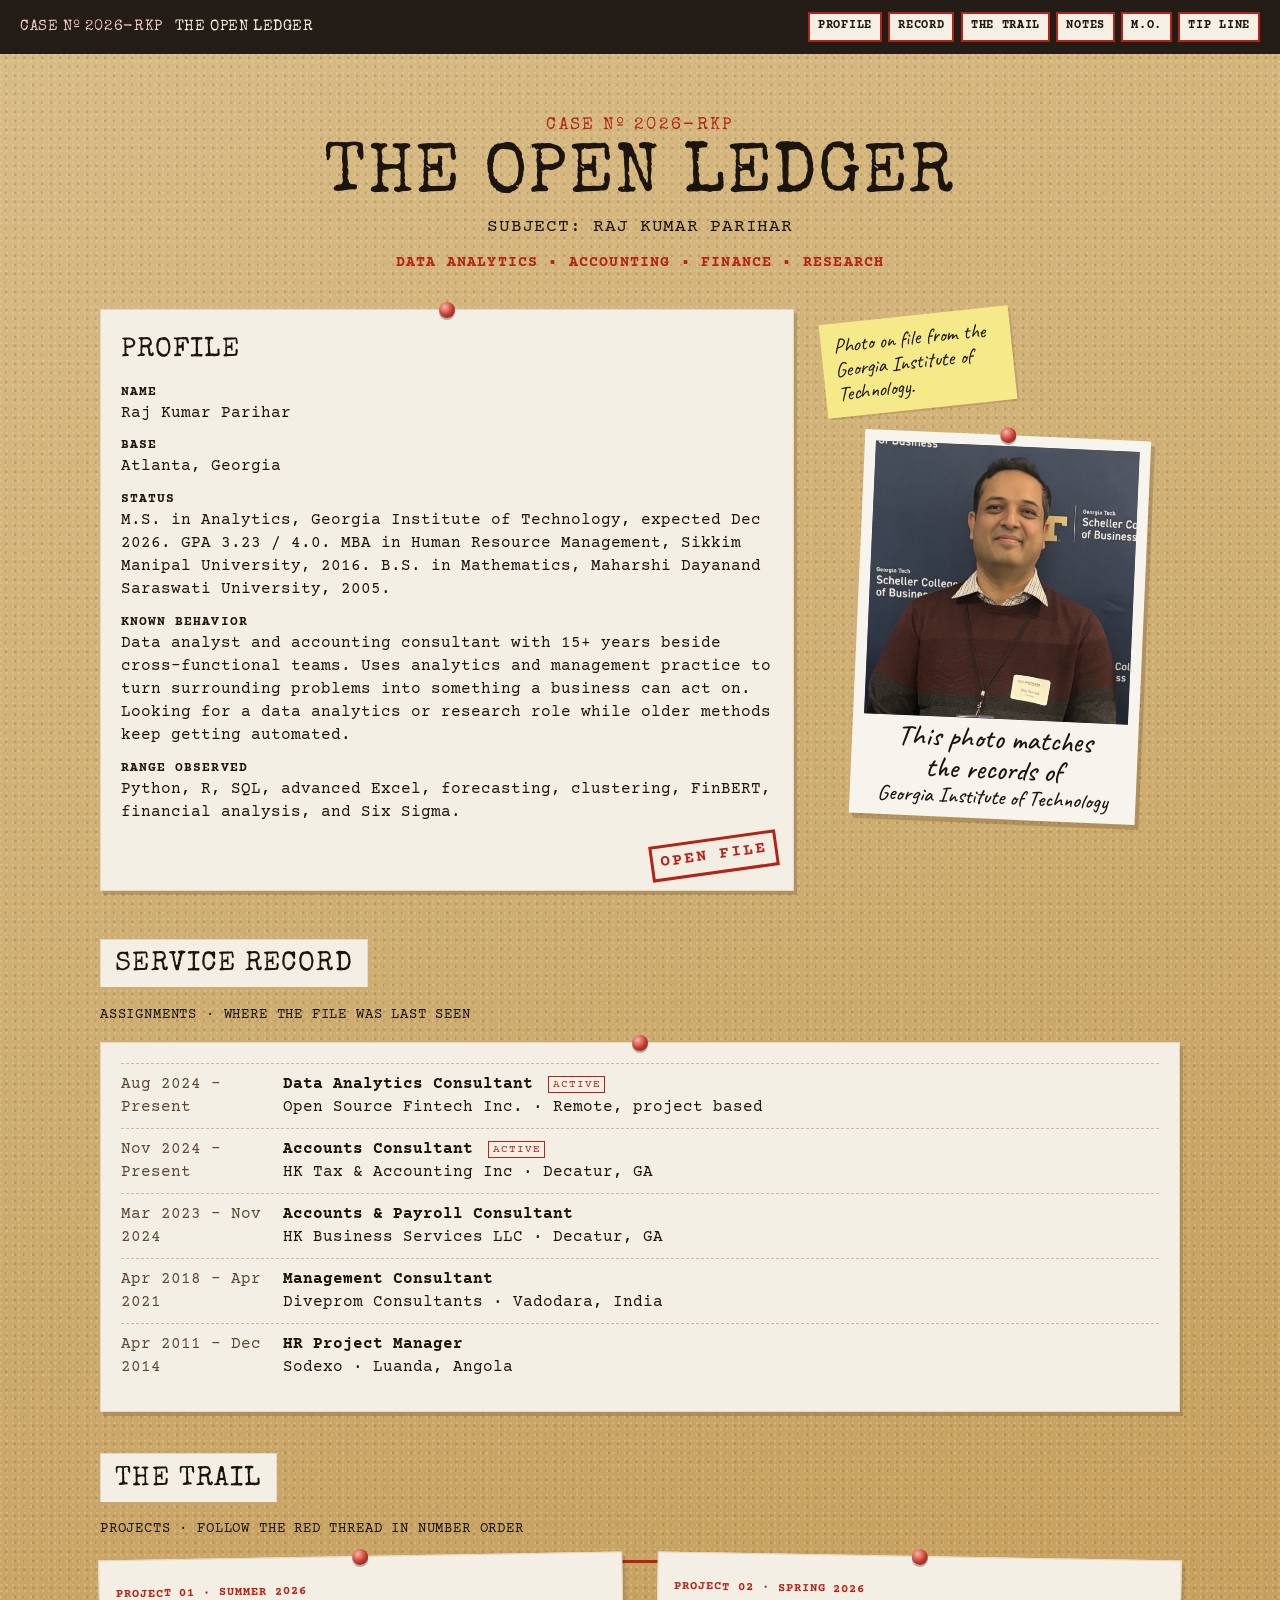
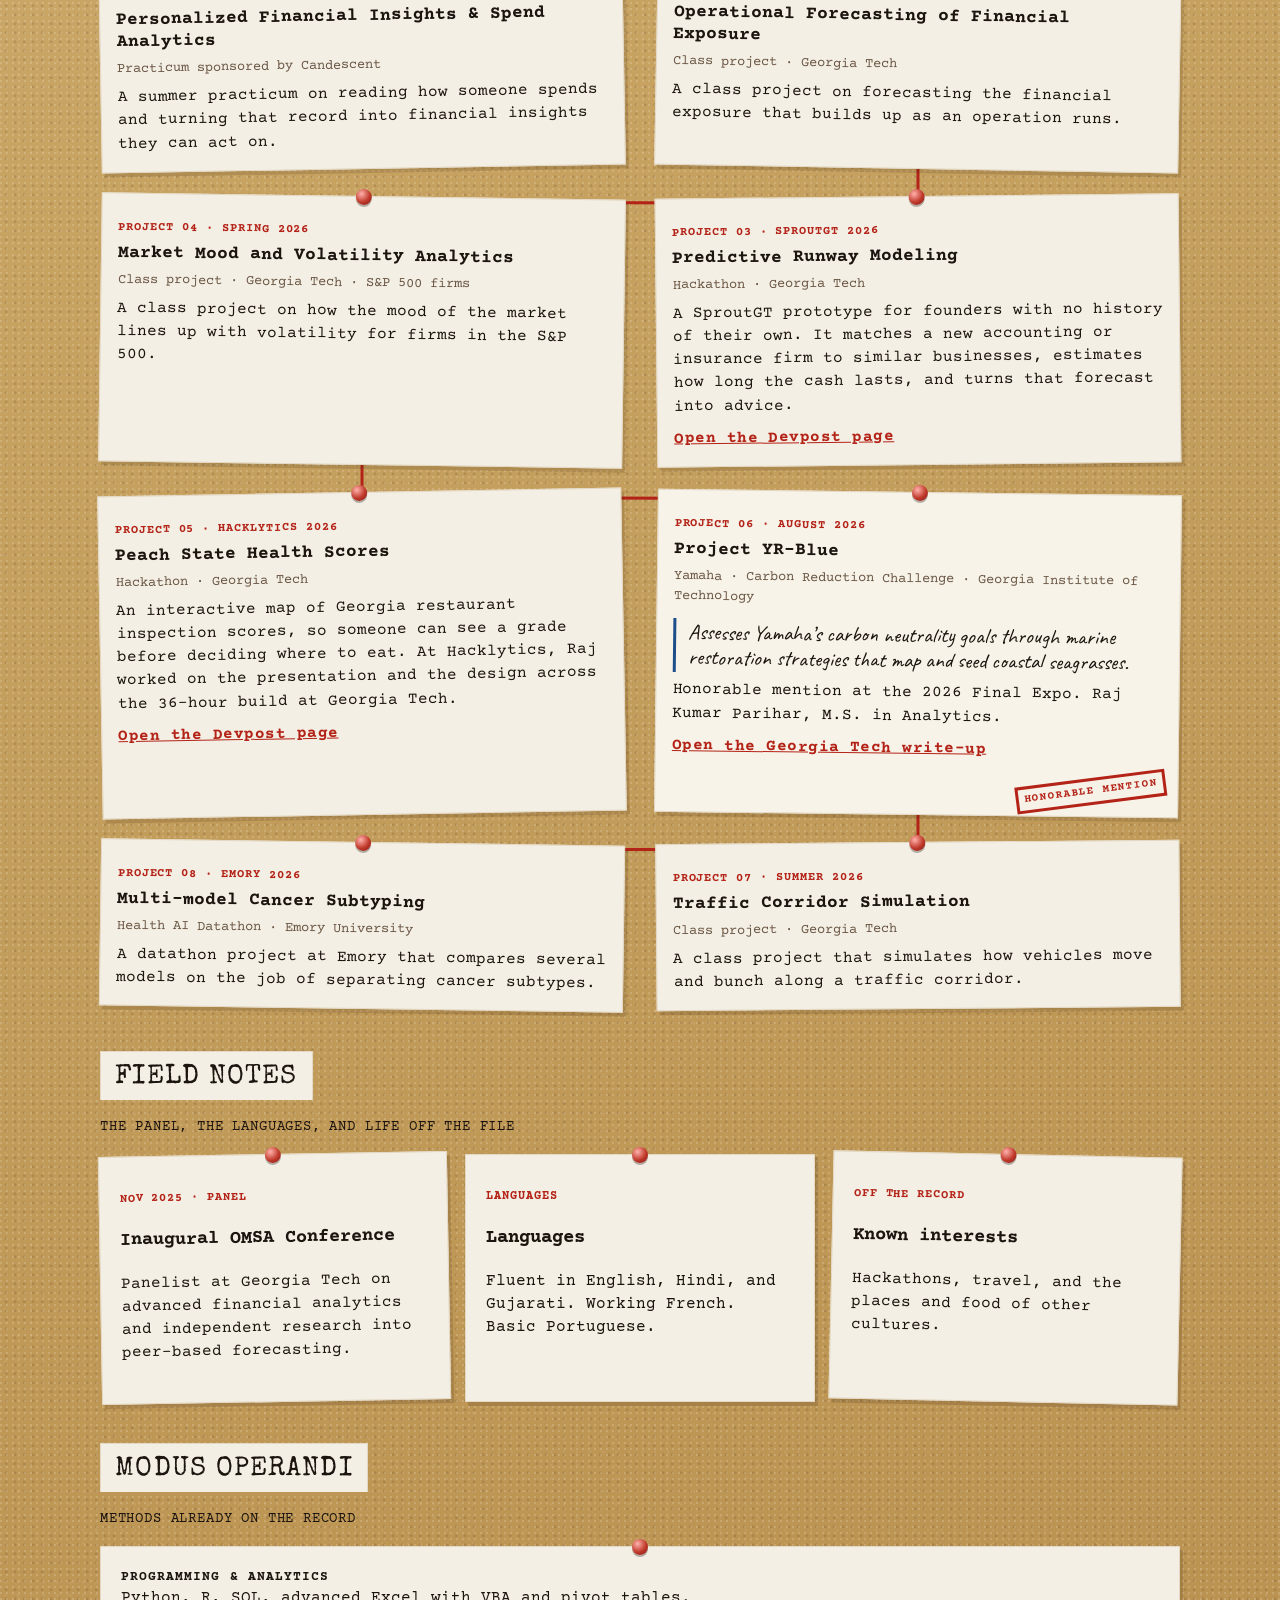
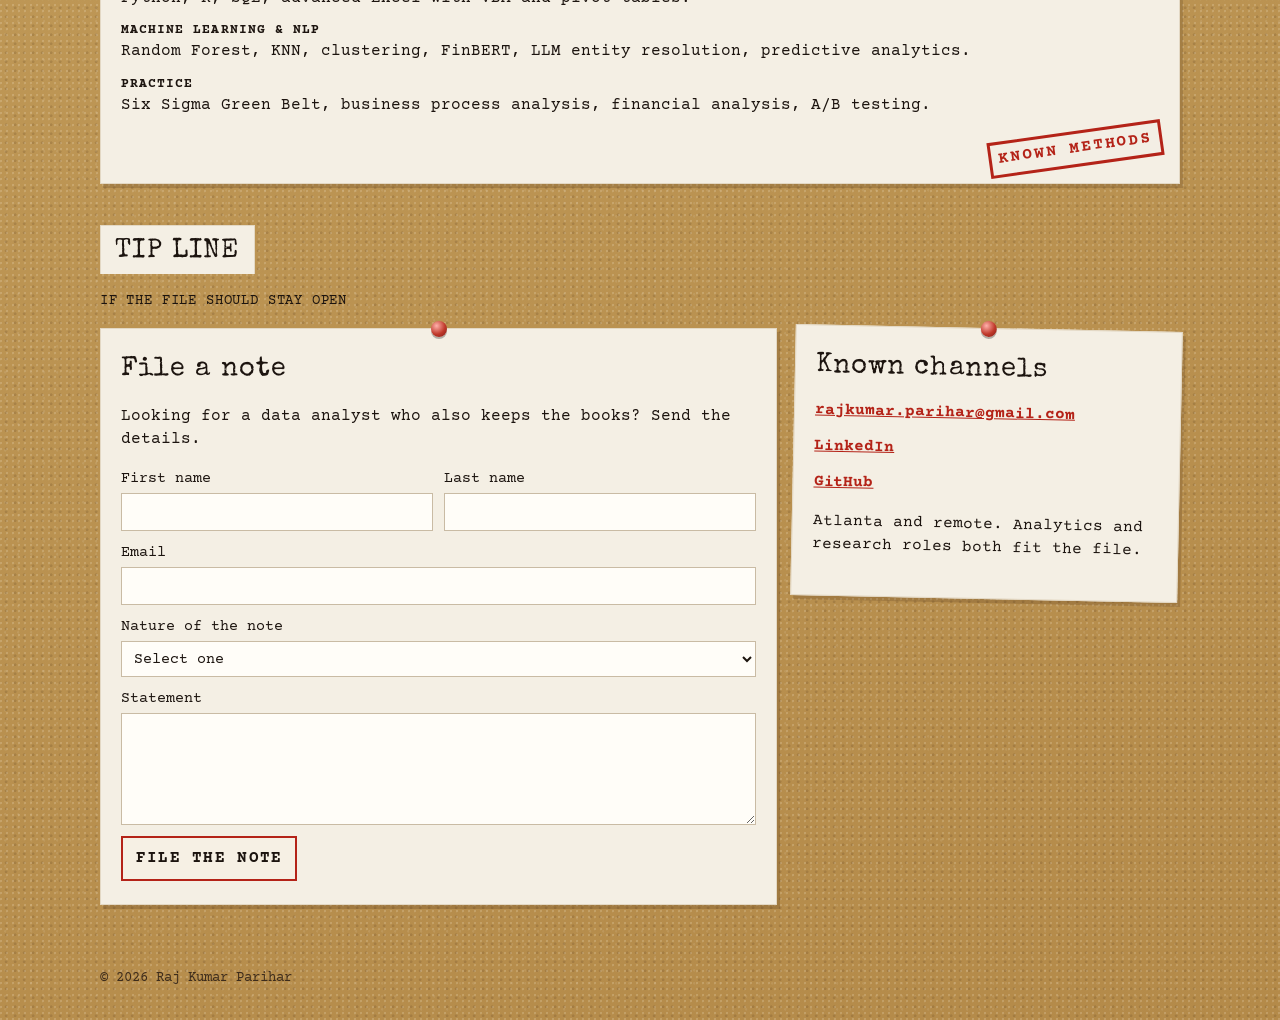
<file: index.html>
<!DOCTYPE html>
<html lang="en">
<head>
    <meta charset="UTF-8">
    <meta name="viewport" content="width=device-width, initial-scale=1.0">
    <title>Case Nº 2026-RKP — Raj Kumar Parihar</title>
    <meta name="description" content="Case file for Raj Kumar Parihar, data analyst and accounting consultant in Atlanta. M.S. in Analytics at Georgia Tech, financial analytics projects, and fifteen years of operations work.">
    <link rel="preconnect" href="https://fonts.googleapis.com">
    <link rel="preconnect" href="https://fonts.gstatic.com" crossorigin>
    <link href="https://fonts.googleapis.com/css2?family=Caveat:wght@500;700&family=Courier+Prime:ital,wght@0,400;0,700;1,400&family=Special+Elite&display=swap" rel="stylesheet">
    <style>
        :root {
            --ink: #1c140f;
            --red: #b42318;
            --paper: #f4efe4;
            --paper-edge: #e3d8c4;
            --cork: #c6a15f;
            --bar: #241c16;
            --cream: #f6f0e4;
        }

        * { box-sizing: border-box; }
        html { scroll-behavior: smooth; }
        body {
            margin: 0;
            color: var(--ink);
            font-family: "Courier Prime", "Courier New", monospace;
            background-color: var(--cork);
            background-image:
                radial-gradient(circle at 12% 18%, rgba(255, 248, 230, 0.18) 0 1px, transparent 1.6px),
                radial-gradient(circle at 68% 42%, rgba(70, 42, 16, 0.16) 0 1px, transparent 1.8px),
                radial-gradient(circle at 40% 80%, rgba(255, 255, 255, 0.08) 0 1px, transparent 1.4px),
                linear-gradient(160deg, #d8bc86 0%, #c6a15f 42%, #b48a49 100%);
            background-size: 6px 6px, 9px 9px, 13px 13px, auto;
            line-height: 1.45;
        }
        a { color: inherit; }
        img { max-width: 100%; display: block; }

        .topbar {
            position: sticky;
            top: 0;
            z-index: 20;
            display: flex;
            justify-content: space-between;
            gap: 1rem;
            align-items: center;
            padding: 0.75rem 1.25rem;
            background: var(--bar);
            color: var(--cream);
        }
        .case-id {
            text-decoration: none;
            font-family: "Special Elite", "Courier New", monospace;
            letter-spacing: 0.04em;
            color: #f0c7c3;
            font-size: 0.95rem;
        }
        .case-id span { color: var(--cream); margin-left: 0.45rem; }
        .nav {
            display: flex;
            flex-wrap: wrap;
            justify-content: flex-end;
            gap: 0.4rem;
        }
        .nav a {
            text-decoration: none;
            background: var(--cream);
            color: var(--ink);
            border: 2px solid var(--red);
            padding: 0.28rem 0.5rem;
            font-size: 0.72rem;
            letter-spacing: 0.06em;
            font-weight: 700;
        }
        .nav a:hover, .nav a:focus-visible { background: #fff; }
        a:focus-visible, button:focus-visible, input:focus-visible, select:focus-visible, textarea:focus-visible {
            outline: 2px solid var(--red);
            outline-offset: 2px;
        }

        main { width: min(1080px, calc(100% - 2rem)); margin: 0 auto; padding: 2.2rem 0 4rem; }

        .hero { text-align: center; padding: 1.4rem 0 2rem; }
        .hero p { margin: 0.2rem 0; }
        .kicker {
            color: var(--red);
            font-family: "Special Elite", monospace;
            letter-spacing: 0.14em;
            font-size: 1.05rem;
        }
        h1 {
            margin: 0.35rem 0 0.2rem;
            font-family: "Special Elite", monospace;
            font-size: clamp(2.3rem, 6vw, 4.4rem);
            font-weight: 400;
            letter-spacing: 0.02em;
            line-height: 0.95;
        }
        .subject { font-size: 1.15rem; letter-spacing: 0.04em; }
        .disciplines {
            margin-top: 0.7rem !important;
            color: var(--red);
            font-weight: 700;
            letter-spacing: 0.08em;
            font-size: 0.92rem;
        }

        .profile {
            display: grid;
            grid-template-columns: minmax(0, 1.35fr) minmax(220px, 0.7fr);
            gap: 1.6rem;
            align-items: start;
            margin-bottom: 3rem;
        }
        .paper {
            position: relative;
            background: var(--paper);
            border: 1px solid var(--paper-edge);
            box-shadow: 3px 4px 0 rgba(60, 36, 12, 0.18);
            padding: 1.3rem 1.25rem 1.4rem;
        }
        .paper:has(.stamp) { padding-bottom: 3.4rem; }
        .pin {
            position: absolute;
            top: -8px;
            left: 50%;
            width: 16px;
            height: 16px;
            margin-left: -8px;
            border-radius: 50%;
            background: radial-gradient(circle at 35% 30%, #ffb1ab, #c0392b 55%, #7d1a14);
            box-shadow: 0 2px 0 rgba(0, 0, 0, 0.28);
        }
        .paper h2, .folder h2 {
            margin: 0 0 0.8rem;
            font-family: "Special Elite", monospace;
            font-weight: 400;
            letter-spacing: 0.04em;
            font-size: 1.7rem;
        }
        .field { margin: 0 0 0.7rem; }
        .field strong { display: block; letter-spacing: 0.08em; font-size: 0.82rem; }
        .stamp {
            position: absolute;
            right: 1rem;
            bottom: 1rem;
            border: 3px solid var(--red);
            color: var(--red);
            padding: 0.2rem 0.45rem;
            letter-spacing: 0.12em;
            font-weight: 700;
            transform: rotate(-8deg);
            background: rgba(244, 239, 228, 0.6);
        }
        .photo-col {
            position: relative;
            display: flex;
            flex-direction: column;
            align-items: center;
            gap: 1.6rem;
        }
        .polaroid {
            position: relative;
            z-index: 1;
            width: min(286px, 100%);
            margin-top: 0;
            background: #f7f4ee;
            padding: 0.7rem 0.7rem 0.55rem;
            container-type: inline-size;
            box-shadow: 4px 5px 0 rgba(60, 36, 12, 0.2);
            transform: rotate(2.5deg);
        }
        .polaroid img {
            width: 100%;
            height: auto;
            aspect-ratio: 1577 / 1629;
            object-fit: contain;
            object-position: center center;
            background: #12315f;
        }
        .polaroid figcaption {
            display: flex;
            flex-direction: column;
            align-items: center;
            justify-content: center;
            gap: 0.02rem;
            margin: 0.35rem 0 0.1rem;
            font-family: Caveat, cursive;
            font-weight: 500;
            text-align: center;
            line-height: 1.05;
        }
        .polaroid figcaption span:nth-child(1),
        .polaroid figcaption span:nth-child(2) { font-size: clamp(1.35rem, 11cqi, 1.85rem); }
        .polaroid figcaption span:nth-child(3) { font-size: clamp(1.05rem, 8.4cqi, 1.35rem); }
        .sticky {
            position: relative;
            z-index: 2;
            align-self: flex-start;
            width: 190px;
            margin: 0.4rem 0 0 0.2rem;
            background: #f6e98a;
            padding: 0.7rem 0.75rem;
            font-family: Caveat, cursive;
            font-size: 1.3rem;
            line-height: 1.15;
            transform: rotate(-6deg);
            box-shadow: 2px 2px 0 rgba(60, 36, 12, 0.12);
        }

        .folder { margin: 2.6rem 0 1rem; }
        .tab {
            display: inline-block;
            background: var(--paper);
            border: 1px solid var(--paper-edge);
            border-bottom: none;
            padding: 0.35rem 0.9rem 0.15rem;
            font-family: "Special Elite", monospace;
            font-size: 1.55rem;
        }
        .folder p { margin: 0.35rem 0 0; letter-spacing: 0.06em; font-size: 0.86rem; }

        .record { margin-bottom: 0.4rem; }
        .posting {
            display: grid;
            grid-template-columns: 9.5rem 1fr;
            gap: 0.6rem;
            padding: 0.55rem 0;
            border-top: 1px dashed #c9bba4;
        }
        .posting time { color: #5c4a38; }
        .active {
            display: inline-block;
            margin-left: 0.35rem;
            color: var(--red);
            border: 1px solid var(--red);
            padding: 0 0.25rem;
            font-size: 0.68rem;
            letter-spacing: 0.08em;
            vertical-align: middle;
        }

        .trail {
            position: relative;
            display: grid;
            grid-template-columns: 1fr 1fr;
            gap: 1.7rem 2rem;
            margin-top: 0.6rem;
        }
        .thread {
            position: absolute;
            inset: 0;
            width: 100%;
            height: 100%;
            z-index: 0;
            pointer-events: none;
        }
        .card {
            position: relative;
            z-index: 1;
            background: var(--paper);
            border: 1px solid var(--paper-edge);
            box-shadow: 3px 4px 0 rgba(60, 36, 12, 0.16);
            padding: 1.15rem 1rem 1rem;
        }
        .trail .card[data-step="1"] { grid-column: 1; grid-row: 1; transform: rotate(-1deg); }
        .trail .card[data-step="2"] { grid-column: 2; grid-row: 1; transform: rotate(1deg); }
        .trail .card[data-step="3"] { grid-column: 2; grid-row: 2; transform: rotate(-0.6deg); }
        .trail .card[data-step="4"] { grid-column: 1; grid-row: 2; transform: rotate(0.8deg); }
        .trail .card[data-step="5"] { grid-column: 1; grid-row: 3; transform: rotate(-1deg); }
        .trail .card[data-step="6"] { grid-column: 2; grid-row: 3; transform: rotate(0.7deg); }
        .trail .card[data-step="7"] { grid-column: 2; grid-row: 4; transform: rotate(-0.5deg); }
        .trail .card[data-step="8"] { grid-column: 1; grid-row: 4; transform: rotate(0.8deg); }
        .clipping { background: #f7f3e8; padding-bottom: 3.4rem; }
        .clipping blockquote {
            margin: 0.7rem 0 0.4rem;
            padding: 0.15rem 0 0.15rem 0.75rem;
            border-left: 3px solid #1d4e89;
            font-family: Caveat, cursive;
            font-size: 1.35rem;
            line-height: 1.15;
        }
        .mention {
            position: absolute;
            right: 0.7rem;
            bottom: 0.7rem;
            border: 3px solid var(--red);
            color: var(--red);
            padding: 0.15rem 0.35rem;
            letter-spacing: 0.08em;
            font-size: 0.68rem;
            font-weight: 700;
            transform: rotate(-8deg);
            background: rgba(247, 243, 232, 0.85);
        }
        .source-link {
            display: inline-block;
            margin-top: 0.55rem;
            color: var(--red);
            font-weight: 700;
            letter-spacing: 0.03em;
        }
        .card h3 { margin: 0.35rem 0; font-size: 1.12rem; line-height: 1.25; }
        .meta { margin: 0; color: #6a5644; font-size: 0.86rem; }
        .exhibit {
            color: var(--red);
            font-weight: 700;
            letter-spacing: 0.08em;
            font-size: 0.75rem;
        }
        .card p { margin: 0.4rem 0 0; }

        .exhibits, .contact-grid {
            display: grid;
            grid-template-columns: 1fr 1fr 1fr;
            gap: 1rem;
        }
        .contact-grid { grid-template-columns: 1.4fr 0.8fr; align-items: start; }
        .tilt-left { transform: rotate(-1deg); }
        .tilt-right { transform: rotate(1.2deg); }

        form { display: grid; gap: 0.7rem; }
        label { display: grid; gap: 0.25rem; font-size: 0.92rem; }
        .two { display: grid; grid-template-columns: 1fr 1fr; gap: 0.7rem; }
        input, select, textarea {
            font: inherit;
            background: #fffdf8;
            border: 1px solid #c9bba4;
            padding: 0.45rem 0.5rem;
            color: var(--ink);
        }
        textarea { min-height: 7rem; resize: vertical; }
        button {
            justify-self: start;
            font: inherit;
            font-weight: 700;
            letter-spacing: 0.08em;
            background: var(--cream);
            color: var(--ink);
            border: 2px solid var(--red);
            padding: 0.55rem 0.8rem;
            cursor: pointer;
        }
        button:hover { background: #fff; }
        .channels { margin: 0.8rem 0 0; }
        .channels a { color: var(--red); font-weight: 700; }

        footer {
            width: min(1080px, calc(100% - 2rem));
            margin: 0 auto 2rem;
            color: #3d2c1c;
            font-size: 0.85rem;
        }

        @media (max-width: 800px) {
            .topbar { align-items: flex-start; flex-direction: column; }
            .profile, .trail, .exhibits, .contact-grid, .posting, .two { grid-template-columns: 1fr; }
            .trail .card {
                grid-column: auto;
                grid-row: auto;
                transform: none;
            }
            .tilt-left, .tilt-right, .polaroid { transform: none; }
            .mention { position: static; display: inline-block; margin-top: 0.7rem; }
            .sticky { position: static; display: block; transform: rotate(-2deg); margin: 0 0 0.4rem; }
            .stamp { position: static; display: inline-block; margin-top: 0.6rem; }
        }
        @media (prefers-reduced-motion: reduce) {
            html { scroll-behavior: auto; }
        }
    </style>
</head>
<body>
    <header class="topbar">
        <a class="case-id" href="#top">CASE Nº 2026-RKP <span>THE OPEN LEDGER</span></a>
        <nav class="nav" aria-label="Primary">
            <a href="#profile">PROFILE</a>
            <a href="#record">RECORD</a>
            <a href="#trail">THE TRAIL</a>
            <a href="#notes">NOTES</a>
            <a href="#skills">M.O.</a>
            <a href="#contact">TIP LINE</a>
        </nav>
    </header>

    <main id="top">
        <section class="hero">
            <p class="kicker">CASE Nº 2026-RKP</p>
            <h1>THE OPEN LEDGER</h1>
            <p class="subject">SUBJECT: RAJ KUMAR PARIHAR</p>
            <p class="disciplines">DATA ANALYTICS • ACCOUNTING • FINANCE • RESEARCH</p>
        </section>

        <section class="profile" id="profile">
            <article class="paper">
                <span class="pin" aria-hidden="true"></span>
                <h2>PROFILE</h2>
                <p class="field"><strong>NAME</strong> Raj Kumar Parihar</p>
                <p class="field"><strong>BASE</strong> Atlanta, Georgia</p>
                <p class="field"><strong>STATUS</strong> M.S. in Analytics, Georgia Institute of Technology, expected Dec 2026. GPA 3.23 / 4.0. MBA in Human Resource Management, Sikkim Manipal University, 2016. B.S. in Mathematics, Maharshi Dayanand Saraswati University, 2005.</p>
                <p class="field"><strong>KNOWN BEHAVIOR</strong> Data analyst and accounting consultant with 15+ years beside cross-functional teams. Uses analytics and management practice to turn surrounding problems into something a business can act on. Looking for a data analytics or research role while older methods keep getting automated.</p>
                <p class="field"><strong>RANGE OBSERVED</strong> Python, R, SQL, advanced Excel, forecasting, clustering, FinBERT, financial analysis, and Six Sigma.</p>
                <span class="stamp">OPEN FILE</span>
            </article>
            <div class="photo-col">
                <p class="sticky">Photo on file from the Georgia Institute of Technology.</p>
                <figure class="polaroid">
                    <span class="pin" aria-hidden="true"></span>
                    <img src="portrait.jpg" alt="Raj Kumar Parihar at the Georgia Institute of Technology">
                    <figcaption><span>This photo matches</span><span>the records of</span><span>Georgia Institute of Technology</span></figcaption>
                </figure>
            </div>
        </section>

        <section id="record">
            <div class="folder">
                <h2 class="tab">SERVICE RECORD</h2>
                <p>ASSIGNMENTS · WHERE THE FILE WAS LAST SEEN</p>
            </div>
            <article class="paper record">
                <span class="pin" aria-hidden="true"></span>
                <div class="posting">
                    <time>Aug 2024 – Present</time>
                    <div>
                        <strong>Data Analytics Consultant</strong>
                        <span class="active">ACTIVE</span>
                        <div>Open Source Fintech Inc. · Remote, project based</div>
                    </div>
                </div>
                <div class="posting">
                    <time>Nov 2024 – Present</time>
                    <div>
                        <strong>Accounts Consultant</strong>
                        <span class="active">ACTIVE</span>
                        <div>HK Tax &amp; Accounting Inc · Decatur, GA</div>
                    </div>
                </div>
                <div class="posting">
                    <time>Mar 2023 – Nov 2024</time>
                    <div>
                        <strong>Accounts &amp; Payroll Consultant</strong>
                        <div>HK Business Services LLC · Decatur, GA</div>
                    </div>
                </div>
                <div class="posting">
                    <time>Apr 2018 – Apr 2021</time>
                    <div>
                        <strong>Management Consultant</strong>
                        <div>Diveprom Consultants · Vadodara, India</div>
                    </div>
                </div>
                <div class="posting">
                    <time>Apr 2011 – Dec 2014</time>
                    <div>
                        <strong>HR Project Manager</strong>
                        <div>Sodexo · Luanda, Angola</div>
                    </div>
                </div>
            </article>
        </section>

        <section id="trail">
            <div class="folder">
                <h2 class="tab">THE TRAIL</h2>
                <p>PROJECTS · FOLLOW THE RED THREAD IN NUMBER ORDER</p>
            </div>
            <div class="trail">
                <svg class="thread" aria-hidden="true">
                    <path fill="none" stroke="#b42318" stroke-width="3" stroke-linecap="round" stroke-linejoin="round"/>
                </svg>
                <article class="card" data-step="1">
                    <span class="pin" aria-hidden="true"></span>
                    <p class="exhibit">PROJECT 01 · SUMMER 2026</p>
                    <h3>Personalized Financial Insights &amp; Spend Analytics</h3>
                    <p class="meta">Practicum sponsored by Candescent</p>
                    <p>A summer practicum on reading how someone spends and turning that record into financial insights they can act on.</p>
                </article>
                <article class="card" data-step="2">
                    <span class="pin" aria-hidden="true"></span>
                    <p class="exhibit">PROJECT 02 · SPRING 2026</p>
                    <h3>Operational Forecasting of Financial Exposure</h3>
                    <p class="meta">Class project · Georgia Tech</p>
                    <p>A class project on forecasting the financial exposure that builds up as an operation runs.</p>
                </article>
                <article class="card" data-step="3">
                    <span class="pin" aria-hidden="true"></span>
                    <p class="exhibit">PROJECT 03 · SPROUTGT 2026</p>
                    <h3>Predictive Runway Modeling</h3>
                    <p class="meta">Hackathon · Georgia Tech</p>
                    <p>A SproutGT prototype for founders with no history of their own. It matches a new accounting or insurance firm to similar businesses, estimates how long the cash lasts, and turns that forecast into advice.</p>
                    <a class="source-link" href="https://devpost.com/software/predictive-runway-modeling-via-peer-cohort-analysis" target="_blank" rel="noopener noreferrer">Open the Devpost page</a>
                </article>
                <article class="card" data-step="4">
                    <span class="pin" aria-hidden="true"></span>
                    <p class="exhibit">PROJECT 04 · SPRING 2026</p>
                    <h3>Market Mood and Volatility Analytics</h3>
                    <p class="meta">Class project · Georgia Tech · S&amp;P 500 firms</p>
                    <p>A class project on how the mood of the market lines up with volatility for firms in the S&amp;P 500.</p>
                </article>
                <article class="card" data-step="5">
                    <span class="pin" aria-hidden="true"></span>
                    <p class="exhibit">PROJECT 05 · HACKLYTICS 2026</p>
                    <h3>Peach State Health Scores</h3>
                    <p class="meta">Hackathon · Georgia Tech</p>
                    <p>An interactive map of Georgia restaurant inspection scores, so someone can see a grade before deciding where to eat. At Hacklytics, Raj worked on the presentation and the design across the 36-hour build at Georgia Tech.</p>
                    <a class="source-link" href="https://devpost.com/software/peach-state-health-scores" target="_blank" rel="noopener noreferrer">Open the Devpost page</a>
                </article>
                <article class="card clipping" data-step="6">
                    <span class="pin" aria-hidden="true"></span>
                    <p class="exhibit">PROJECT 06 · AUGUST 2026</p>
                    <h3>Project YR-Blue</h3>
                    <p class="meta">Yamaha · Carbon Reduction Challenge · Georgia Institute of Technology</p>
                    <blockquote>Assesses Yamaha’s carbon neutrality goals through marine restoration strategies that map and seed coastal seagrasses.</blockquote>
                    <p>Honorable mention at the 2026 Final Expo. Raj Kumar Parihar, M.S. in Analytics.</p>
                    <a class="source-link" href="https://www.scheller.gatech.edu/news/ray-c-anderson-center-for-sustainable-business/highlights-from-the-2026-carbon-reduction-challenge.html" target="_blank" rel="noopener noreferrer">Open the Georgia Tech write-up</a>
                    <span class="mention">HONORABLE MENTION</span>
                </article>
                <article class="card" data-step="7">
                    <span class="pin" aria-hidden="true"></span>
                    <p class="exhibit">PROJECT 07 · SUMMER 2026</p>
                    <h3>Traffic Corridor Simulation</h3>
                    <p class="meta">Class project · Georgia Tech</p>
                    <p>A class project that simulates how vehicles move and bunch along a traffic corridor.</p>
                </article>
                <article class="card" data-step="8">
                    <span class="pin" aria-hidden="true"></span>
                    <p class="exhibit">PROJECT 08 · EMORY 2026</p>
                    <h3>Multi-model Cancer Subtyping</h3>
                    <p class="meta">Health AI Datathon · Emory University</p>
                    <p>A datathon project at Emory that compares several models on the job of separating cancer subtypes.</p>
                </article>
            </div>
        </section>

        <section id="notes">
            <div class="folder">
                <h2 class="tab">FIELD NOTES</h2>
                <p>THE PANEL, THE LANGUAGES, AND LIFE OFF THE FILE</p>
            </div>
            <div class="exhibits">
                <article class="paper tilt-left">
                    <span class="pin" aria-hidden="true"></span>
                    <p class="exhibit">NOV 2025 · PANEL</p>
                    <h3>Inaugural OMSA Conference</h3>
                    <p>Panelist at Georgia Tech on advanced financial analytics and independent research into peer-based forecasting.</p>
                </article>
                <article class="paper">
                    <span class="pin" aria-hidden="true"></span>
                    <p class="exhibit">LANGUAGES</p>
                    <h3>Languages</h3>
                    <p>Fluent in English, Hindi, and Gujarati. Working French. Basic Portuguese.</p>
                </article>
                <article class="paper tilt-right">
                    <span class="pin" aria-hidden="true"></span>
                    <p class="exhibit">OFF THE RECORD</p>
                    <h3>Known interests</h3>
                    <p>Hackathons, travel, and the places and food of other cultures.</p>
                </article>
            </div>
        </section>

        <section id="skills">
            <div class="folder">
                <h2 class="tab">MODUS OPERANDI</h2>
                <p>METHODS ALREADY ON THE RECORD</p>
            </div>
            <article class="paper">
                <span class="pin" aria-hidden="true"></span>
                <p class="field"><strong>PROGRAMMING &amp; ANALYTICS</strong> Python, R, SQL, advanced Excel with VBA and pivot tables.</p>
                <p class="field"><strong>MACHINE LEARNING &amp; NLP</strong> Random Forest, KNN, clustering, FinBERT, LLM entity resolution, predictive analytics.</p>
                <p class="field"><strong>PRACTICE</strong> Six Sigma Green Belt, business process analysis, financial analysis, A/B testing.</p>
                <span class="stamp">KNOWN METHODS</span>
            </article>
        </section>

        <section id="contact">
            <div class="folder">
                <h2 class="tab">TIP LINE</h2>
                <p>IF THE FILE SHOULD STAY OPEN</p>
            </div>
            <div class="contact-grid">
                <article class="paper">
                    <span class="pin" aria-hidden="true"></span>
                    <h2>File a note</h2>
                    <p>Looking for a data analyst who also keeps the books? Send the details.</p>
                    <form id="tip-form">
                        <div class="two">
                            <label>First name <input name="first" type="text" required autocomplete="given-name"></label>
                            <label>Last name <input name="last" type="text" required autocomplete="family-name"></label>
                        </div>
                        <label>Email <input name="email" type="email" required autocomplete="email"></label>
                        <label>Nature of the note
                            <select name="nature" required>
                                <option value="">Select one</option>
                                <option>Analytics role</option>
                                <option>Research collaboration</option>
                                <option>Accounting work</option>
                                <option>Something else</option>
                            </select>
                        </label>
                        <label>Statement <textarea name="statement" required></textarea></label>
                        <button type="submit">FILE THE NOTE</button>
                    </form>
                </article>
                <article class="paper tilt-right">
                    <span class="pin" aria-hidden="true"></span>
                    <h2>Known channels</h2>
                    <p class="channels"><a href="mailto:rajkumar.parihar@gmail.com">rajkumar.parihar@gmail.com</a></p>
                    <p class="channels"><a href="https://www.linkedin.com/in/raj-kumar-parihar/" target="_blank" rel="noopener noreferrer">LinkedIn</a></p>
                    <p class="channels"><a href="https://github.com/rajkumarparihar" target="_blank" rel="noopener noreferrer">GitHub</a></p>
                    <p>Atlanta and remote. Analytics and research roles both fit the file.</p>
                </article>
            </div>
        </section>
    </main>
    <footer>&copy; 2026 Raj Kumar Parihar</footer>
    <script>
        (function () {
            var trail = document.querySelector(".trail");
            var path = trail.querySelector(".thread path");

            function drawThread() {
                var cards = Array.prototype.slice.call(trail.querySelectorAll(".card")).sort(function (a, b) {
                    return Number(a.dataset.step) - Number(b.dataset.step);
                });
                var bounds = trail.getBoundingClientRect();
                var svg = trail.querySelector(".thread");
                svg.setAttribute("viewBox", "0 0 " + bounds.width + " " + bounds.height);
                var points = cards.map(function (card) {
                    var rect = card.getBoundingClientRect();
                    return {
                        x: rect.left + rect.width / 2 - bounds.left,
                        y: rect.top + 10 - bounds.top
                    };
                });
                var d = "";
                points.forEach(function (point, index) {
                    d += (index === 0 ? "M " : " L ") + point.x + " " + point.y;
                });
                path.setAttribute("d", d);
            }

            drawThread();
            window.addEventListener("resize", drawThread);
        })();

        document.getElementById("tip-form").addEventListener("submit", function (event) {
            event.preventDefault();
            var data = new FormData(event.target);
            var subject = "Case file note: " + data.get("nature");
            var body = [
                data.get("first") + " " + data.get("last"),
                data.get("email"),
                "",
                data.get("statement")
            ].join("\n");
            window.location.href = "mailto:rajkumar.parihar@gmail.com?subject=" + encodeURIComponent(subject) + "&body=" + encodeURIComponent(body);
        });
    </script>
</body>
</html>
</file>
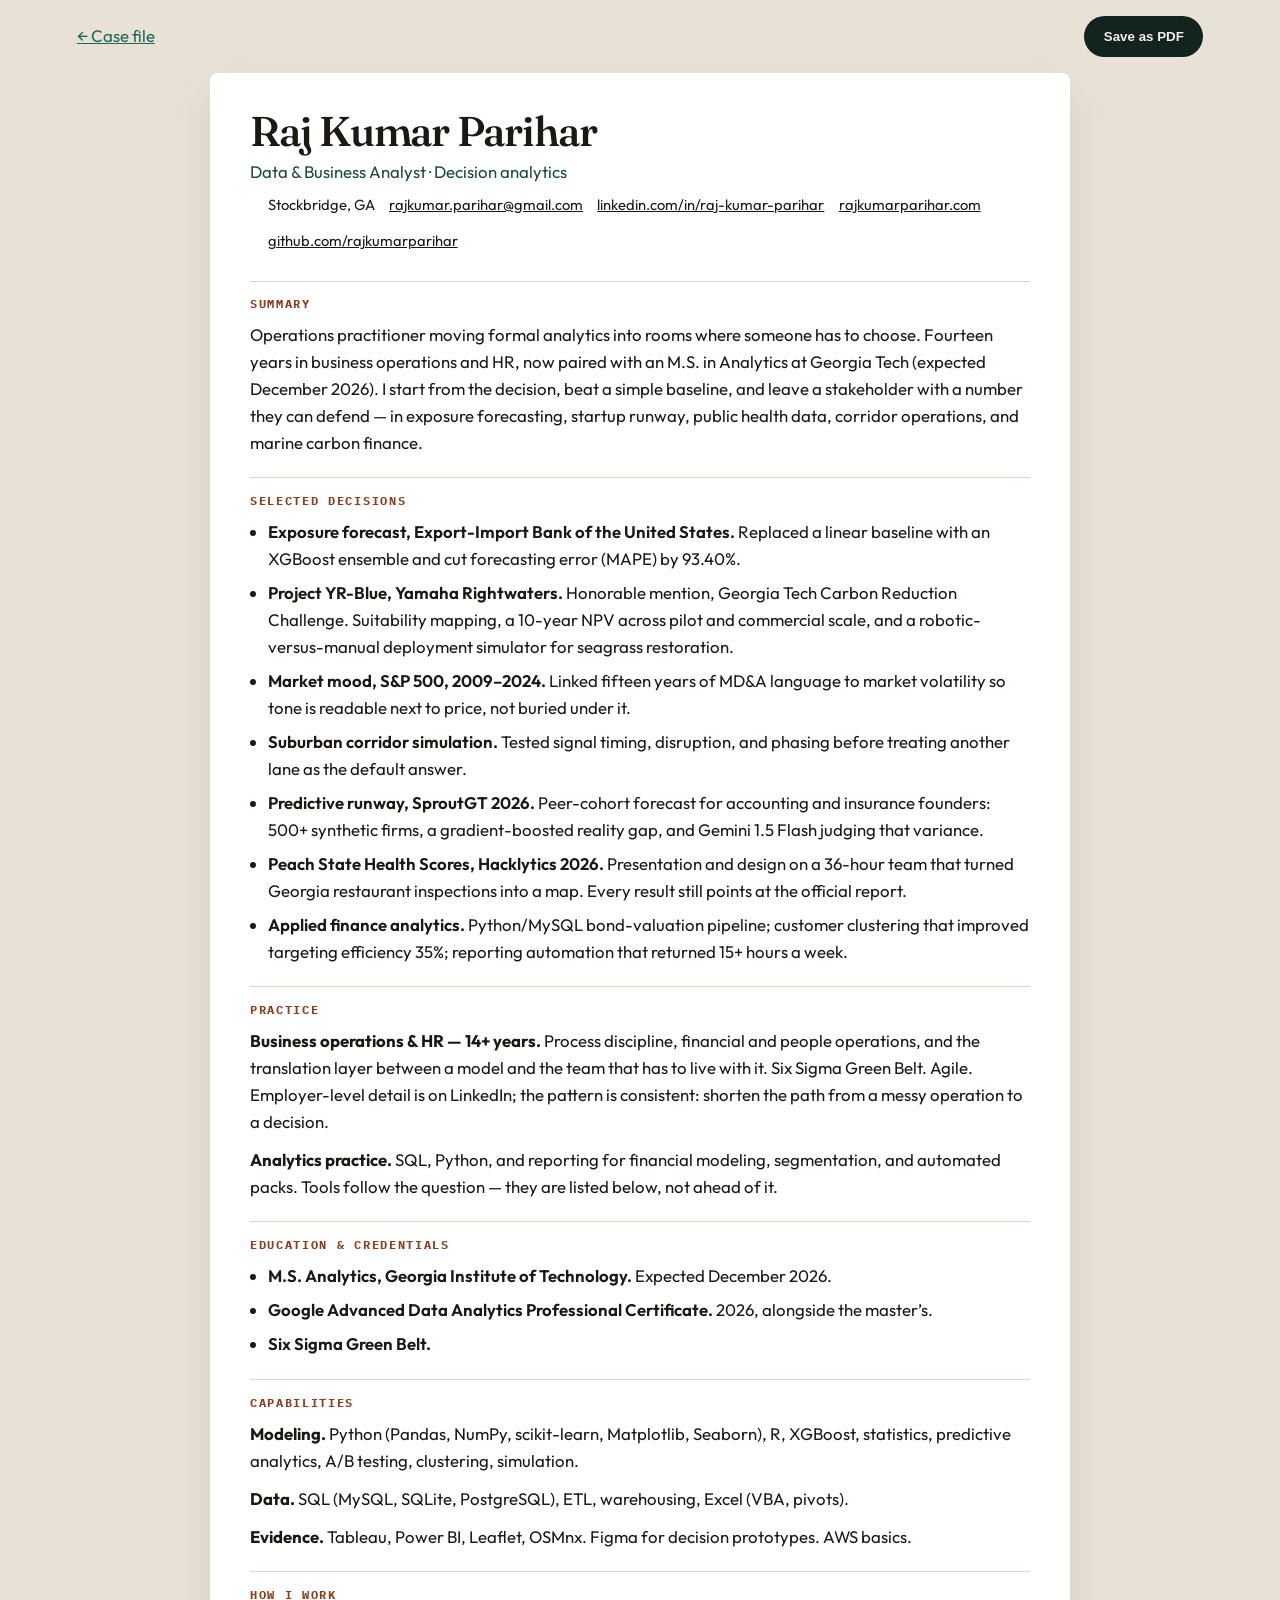
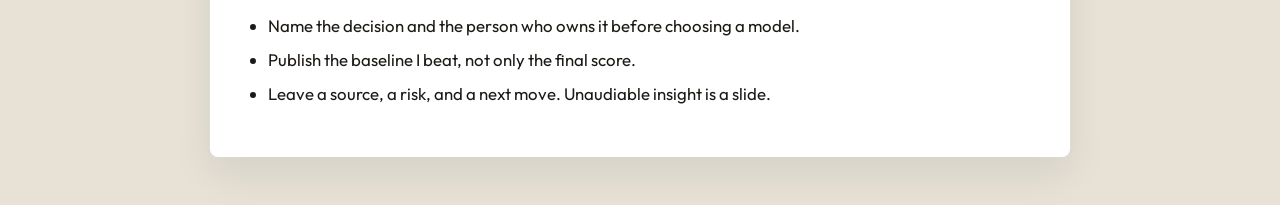
<file: resume.html>
<!DOCTYPE html>
<html lang="en">
<head>
  <meta charset="UTF-8">
  <meta name="viewport" content="width=device-width, initial-scale=1.0">
  <title>Résumé — Raj Kumar Parihar</title>
  <meta name="description" content="Insight-led résumé for Raj Kumar Parihar, data and business analyst. Georgia Tech M.S. Analytics, operations practice, forecasting and hackathon work.">
  <link rel="icon" href="assets/favicon.svg" type="image/svg+xml">
  <link rel="preconnect" href="https://fonts.googleapis.com">
  <link rel="preconnect" href="https://fonts.gstatic.com" crossorigin>
  <link href="https://fonts.googleapis.com/css2?family=Fraunces:opsz,wght@9..144,460;9..144,560&family=IBM+Plex+Mono:wght@400;500&family=Outfit:wght@400;500;600&display=swap" rel="stylesheet">
  <link rel="stylesheet" href="assets/styles.css">
</head>
<body class="resume-page">
  <a class="skip" href="#sheet">Skip to résumé</a>
  <div class="resume-bar">
    <a href="index.html">← Case file</a>
    <button class="button ink" type="button" onclick="window.print()">Save as PDF</button>
  </div>
  <article class="resume-sheet" id="sheet">
    <header>
      <h1>Raj Kumar Parihar</h1>
      <p class="role">Data &amp; Business Analyst · Decision analytics</p>
      <ul class="resume-contact">
        <li>Stockbridge, GA</li>
        <li><a href="mailto:rajkumar.parihar@gmail.com">rajkumar.parihar@gmail.com</a></li>
        <li><a href="https://www.linkedin.com/in/raj-kumar-parihar">linkedin.com/in/raj-kumar-parihar</a></li>
        <li><a href="https://www.rajkumarparihar.com/">rajkumarparihar.com</a></li>
        <li><a href="https://github.com/rajkumarparihar">github.com/rajkumarparihar</a></li>
      </ul>
    </header>

    <h2>Summary</h2>
    <p>Operations practitioner moving formal analytics into rooms where someone has to choose. Fourteen years in business operations and HR, now paired with an M.S. in Analytics at Georgia Tech (expected December 2026). I start from the decision, beat a simple baseline, and leave a stakeholder with a number they can defend — in exposure forecasting, startup runway, public health data, corridor operations, and marine carbon finance.</p>

    <h2>Selected decisions</h2>
    <ul>
      <li><strong>Exposure forecast, Export-Import Bank of the United States.</strong> Replaced a linear baseline with an XGBoost ensemble and cut forecasting error (MAPE) by 93.40%.</li>
      <li><strong>Project YR-Blue, Yamaha Rightwaters.</strong> Honorable mention, Georgia Tech Carbon Reduction Challenge. Suitability mapping, a 10-year NPV across pilot and commercial scale, and a robotic-versus-manual deployment simulator for seagrass restoration.</li>
      <li><strong>Market mood, S&amp;P 500, 2009–2024.</strong> Linked fifteen years of MD&amp;A language to market volatility so tone is readable next to price, not buried under it.</li>
      <li><strong>Suburban corridor simulation.</strong> Tested signal timing, disruption, and phasing before treating another lane as the default answer.</li>
      <li><strong>Predictive runway, SproutGT 2026.</strong> Peer-cohort forecast for accounting and insurance founders: 500+ synthetic firms, a gradient-boosted reality gap, and Gemini 1.5 Flash judging that variance.</li>
      <li><strong>Peach State Health Scores, Hacklytics 2026.</strong> Presentation and design on a 36-hour team that turned Georgia restaurant inspections into a map. Every result still points at the official report.</li>
      <li><strong>Applied finance analytics.</strong> Python/MySQL bond-valuation pipeline; customer clustering that improved targeting efficiency 35%; reporting automation that returned 15+ hours a week.</li>
    </ul>

    <h2>Practice</h2>
    <p><strong>Business operations &amp; HR — 14+ years.</strong> Process discipline, financial and people operations, and the translation layer between a model and the team that has to live with it. Six Sigma Green Belt. Agile. Employer-level detail is on LinkedIn; the pattern is consistent: shorten the path from a messy operation to a decision.</p>
    <p><strong>Analytics practice.</strong> SQL, Python, and reporting for financial modeling, segmentation, and automated packs. Tools follow the question — they are listed below, not ahead of it.</p>

    <h2>Education &amp; credentials</h2>
    <ul>
      <li><strong>M.S. Analytics, Georgia Institute of Technology.</strong> Expected December 2026.</li>
      <li><strong>Google Advanced Data Analytics Professional Certificate.</strong> 2026, alongside the master’s.</li>
      <li><strong>Six Sigma Green Belt.</strong></li>
    </ul>

    <h2>Capabilities</h2>
    <p><strong>Modeling.</strong> Python (Pandas, NumPy, scikit-learn, Matplotlib, Seaborn), R, XGBoost, statistics, predictive analytics, A/B testing, clustering, simulation.</p>
    <p><strong>Data.</strong> SQL (MySQL, SQLite, PostgreSQL), ETL, warehousing, Excel (VBA, pivots).</p>
    <p><strong>Evidence.</strong> Tableau, Power BI, Leaflet, OSMnx. Figma for decision prototypes. AWS basics.</p>

    <h2>How I work</h2>
    <ul>
      <li>Name the decision and the person who owns it before choosing a model.</li>
      <li>Publish the baseline I beat, not only the final score.</li>
      <li>Leave a source, a risk, and a next move. Unaudiable insight is a slide.</li>
    </ul>
  </article>
</body>
</html>
</file>
<file: assets/styles.css>
:root {
  --abyss: #13241f;
  --pine: #1d4a42;
  --pine-2: #24685c;
  --mint: #d9efe8;
  --paper: #f3efe6;
  --card: #fbf8f2;
  --ink: #1c1915;
  --muted: #5e584e;
  --copper: #b85a32;
  --copper-deep: #8c3e1e;
  --line: #e2d7c6;
  --line-strong: #cbbfaa;
  --shadow: 0 18px 40px rgba(19, 36, 31, 0.08);
  --serif: "Fraunces", "Iowan Old Style", Georgia, serif;
  --sans: "Outfit", "Avenir Next", "Segoe UI", sans-serif;
  --mono: "IBM Plex Mono", ui-monospace, monospace;
  --max: 1120px;
  --radius: 18px;
}

*,
*::before,
*::after { box-sizing: border-box; }

html { scroll-behavior: smooth; }

body {
  margin: 0;
  background: var(--paper);
  color: var(--ink);
  font-family: var(--sans);
  font-size: 1.05rem;
  line-height: 1.6;
  text-rendering: optimizeLegibility;
}

img { max-width: 100%; display: block; }

a { color: var(--pine-2); }

a:hover { color: var(--copper-deep); }

:focus-visible {
  outline: 2px solid var(--copper);
  outline-offset: 3px;
}

.skip {
  position: absolute;
  left: 1rem;
  top: -4rem;
  background: var(--card);
  color: var(--ink);
  padding: 0.6rem 0.9rem;
  z-index: 20;
}

.skip:focus { top: 0.8rem; }

.site-header {
  position: sticky;
  top: 0;
  z-index: 10;
  display: flex;
  align-items: center;
  justify-content: space-between;
  gap: 1rem;
  padding: 0.85rem 6vw;
  background: rgba(243, 239, 230, 0.9);
  backdrop-filter: blur(14px);
  border-bottom: 1px solid transparent;
}

.site-header.is-scrolled,
.site-header { border-bottom-color: var(--line); }

.brand {
  display: flex;
  align-items: center;
  gap: 0.75rem;
  text-decoration: none;
  color: var(--ink);
}

.brand-mark {
  width: 2.3rem;
  height: 2.3rem;
  border-radius: 8px;
  background: var(--abyss);
  color: var(--paper);
  display: grid;
  place-items: center;
  font-family: var(--serif);
  font-weight: 560;
  letter-spacing: -0.03em;
}

.brand small {
  display: block;
  color: var(--muted);
  font-size: 0.72rem;
  letter-spacing: 0.14em;
  text-transform: uppercase;
}

.brand strong {
  font-weight: 600;
  letter-spacing: -0.02em;
}

.nav-toggle {
  display: none;
  border: 1px solid var(--line-strong);
  background: var(--card);
  border-radius: 999px;
  padding: 0.45rem 0.8rem;
  font: inherit;
  cursor: pointer;
}

.site-nav {
  display: flex;
  align-items: center;
  gap: 1.15rem;
}

.site-nav a {
  color: var(--ink);
  text-decoration: none;
  font-size: 0.95rem;
}

.site-nav a.is-current { color: var(--copper-deep); }

.nav-cta {
  background: var(--abyss);
  color: var(--paper) !important;
  padding: 0.45rem 0.85rem;
  border-radius: 999px;
}

.hero {
  display: grid;
  grid-template-columns: 1.3fr 0.8fr;
  gap: 3rem;
  align-items: end;
  padding: 4.5rem 6vw 3.5rem;
  background:
    radial-gradient(900px 420px at 90% -10%, rgba(184, 90, 50, 0.22), transparent 60%),
    linear-gradient(165deg, #10211c 0%, #18362f 55%, #214e44 100%);
  color: #f6f1e7;
}

.kicker {
  font-family: var(--mono);
  font-size: 0.75rem;
  letter-spacing: 0.16em;
  text-transform: uppercase;
  color: #e7b59a;
  margin: 0 0 1rem;
}

.hero h1 {
  font-family: var(--serif);
  font-weight: 520;
  font-size: clamp(3rem, 6vw, 5.4rem);
  line-height: 0.92;
  letter-spacing: -0.04em;
  margin: 0 0 1rem;
}

.role {
  font-size: 1.25rem;
  margin: 0 0 1rem;
  color: #d7efe8;
}

.thesis {
  font-size: 1.15rem;
  max-width: 40rem;
  color: #f3ece1;
  margin: 0 0 1.5rem;
}

.hero-actions {
  display: flex;
  flex-wrap: wrap;
  gap: 0.75rem;
  margin-bottom: 1.75rem;
}

.button {
  display: inline-flex;
  align-items: center;
  justify-content: center;
  text-decoration: none;
  border-radius: 999px;
  padding: 0.75rem 1.15rem;
  font-weight: 560;
  border: 1px solid transparent;
}

.button.primary { background: #f4efe4; color: var(--abyss); }
.button.primary:hover { background: white; color: var(--abyss); }
.button.ghost { border-color: rgba(244, 239, 228, 0.4); color: #f4efe4; }
.button.ghost:hover { background: rgba(255, 255, 255, 0.06); color: white; }
.button.ink { background: var(--abyss); color: var(--paper); }
.button.ink:hover { background: var(--pine); color: white; }
.button.line { border-color: var(--line-strong); color: var(--ink); background: transparent; }

.meta-row {
  display: flex;
  flex-wrap: wrap;
  gap: 0.55rem 1.1rem;
  margin: 0;
  padding: 0;
  list-style: none;
  color: #d5ddd8;
  font-size: 0.92rem;
}

.meta-row li::before {
  content: "";
  display: inline-block;
  width: 0.4rem;
  height: 0.4rem;
  margin-right: 0.45rem;
  border-radius: 50%;
  background: #e7b59a;
  transform: translateY(-1px);
}

.dossier {
  background: rgba(251, 248, 242, 0.96);
  color: var(--ink);
  border-radius: 24px;
  padding: 0.85rem;
  box-shadow: 0 24px 60px rgba(0, 0, 0, 0.22);
}

.portrait-wrap {
  position: relative;
  border-radius: 16px;
  overflow: hidden;
  aspect-ratio: 4 / 5;
  background: var(--pine);
}

.portrait-wrap img {
  width: 100%;
  height: 100%;
  object-fit: cover;
  object-position: center 18%;
}

.file-chip {
  position: absolute;
  left: 0.8rem;
  bottom: 0.8rem;
  background: rgba(19, 36, 31, 0.88);
  color: #f4efe4;
  border-radius: 999px;
  padding: 0.3rem 0.7rem;
  font-family: var(--mono);
  font-size: 0.72rem;
  letter-spacing: 0.08em;
}

.dossier dl {
  display: grid;
  grid-template-columns: 1fr 1fr;
  gap: 0.8rem 1rem;
  margin: 0.9rem 0.35rem 0.35rem;
}

.dossier dt {
  font-family: var(--mono);
  font-size: 0.68rem;
  letter-spacing: 0.12em;
  text-transform: uppercase;
  color: var(--muted);
}

.dossier dd { margin: 0.15rem 0 0; font-weight: 560; }

.signals {
  display: grid;
  grid-template-columns: repeat(4, 1fr);
  border-bottom: 1px solid var(--line);
}

.signal {
  padding: 1.35rem 1.4rem 1.45rem;
  border-right: 1px solid var(--line);
}

.signal:last-child { border-right: 0; }

.signal b {
  display: block;
  font-family: var(--serif);
  font-size: clamp(1.7rem, 2.4vw, 2.3rem);
  font-weight: 540;
  letter-spacing: -0.03em;
  line-height: 1;
  margin-bottom: 0.4rem;
}

.signal span { color: var(--muted); font-size: 0.92rem; }

.section {
  padding: 4.5rem 6vw;
}

.section[id],
.contact { scroll-margin-top: 5.2rem; }

.section-head {
  display: grid;
  grid-template-columns: 140px 1fr;
  gap: 1rem;
  margin: 0 auto 1.8rem;
  max-width: var(--max);
}

.index-no {
  font-family: var(--mono);
  color: var(--copper);
  letter-spacing: 0.14em;
  font-size: 0.78rem;
  padding-top: 0.45rem;
}

.section h2 {
  font-family: var(--serif);
  font-weight: 520;
  font-size: clamp(2rem, 4vw, 3.1rem);
  letter-spacing: -0.03em;
  line-height: 1.05;
  margin: 0 0 0.6rem;
}

.lede { margin: 0; max-width: 42rem; color: var(--muted); font-size: 1.08rem; }

.lenses { max-width: var(--max); margin-inline: auto; }

.lens-input { position: absolute; opacity: 0; pointer-events: none; }

.lens-tabs, .filters {
  display: flex;
  flex-wrap: wrap;
  gap: 0.5rem;
  margin: 0 0 1rem;
}

.lens-tabs label, .filters label {
  border: 1px solid var(--line-strong);
  background: var(--card);
  border-radius: 999px;
  padding: 0.45rem 0.9rem;
  cursor: pointer;
  font-size: 0.95rem;
}

.lens-panel { display: none; }

.lens-panel p {
  margin: 0;
  font-family: var(--serif);
  font-size: clamp(1.35rem, 2.4vw, 1.85rem);
  font-weight: 460;
  letter-spacing: -0.02em;
  line-height: 1.35;
  max-width: 46rem;
}

#lens-hire:checked ~ .lens-tabs label[for="lens-hire"],
#lens-founder:checked ~ .lens-tabs label[for="lens-founder"],
#lens-operator:checked ~ .lens-tabs label[for="lens-operator"],
#filter-all:checked ~ .filters label[for="filter-all"],
#filter-hackathon:checked ~ .filters label[for="filter-hackathon"],
#filter-academic:checked ~ .filters label[for="filter-academic"],
#filter-applied:checked ~ .filters label[for="filter-applied"] {
  background: var(--abyss);
  color: var(--paper);
  border-color: var(--abyss);
}

#lens-hire:checked ~ .lens-panels .for-hire,
#lens-founder:checked ~ .lens-panels .for-founder,
#lens-operator:checked ~ .lens-panels .for-operator { display: block; }

.principles {
  display: grid;
  grid-template-columns: repeat(3, 1fr);
  gap: 1rem;
  max-width: var(--max);
  margin: 2rem auto 0;
}

.principle {
  background: var(--card);
  border: 1px solid var(--line);
  border-radius: var(--radius);
  padding: 1.2rem 1.2rem 1.3rem;
}

.principle strong {
  display: block;
  font-family: var(--serif);
  font-size: 1.35rem;
  font-weight: 540;
  margin-bottom: 0.35rem;
}

.principle p { margin: 0; color: var(--muted); }

.filters { max-width: var(--max); margin-inline: auto; }

.case-grid {
  display: grid;
  grid-template-columns: 1fr 1fr;
  gap: 1rem;
  max-width: var(--max);
  margin-inline: auto;
}

.filter-input { position: absolute; opacity: 0; pointer-events: none; }

#filter-hackathon:checked ~ .case-grid .case:not([data-kind="hackathon"]),
#filter-academic:checked ~ .case-grid .case:not([data-kind="academic"]),
#filter-applied:checked ~ .case-grid .case:not([data-kind="applied"]) { display: none; }

.case {
  background: var(--card);
  border: 1px solid var(--line);
  border-radius: 22px;
  padding: 1.25rem 1.25rem 1.1rem;
  display: flex;
  flex-direction: column;
  min-height: 100%;
  box-shadow: var(--shadow);
}

.case-top, .tag-row, .outcome-row, .link-row {
  display: flex;
  flex-wrap: wrap;
  gap: 0.4rem;
}

.case-top { justify-content: space-between; align-items: baseline; margin-bottom: 0.7rem; }

.eyebrow {
  font-family: var(--mono);
  font-size: 0.7rem;
  letter-spacing: 0.12em;
  text-transform: uppercase;
  color: var(--pine);
}

.when { color: var(--muted); font-size: 0.85rem; }

.case h3 {
  font-family: var(--serif);
  font-weight: 540;
  font-size: 1.55rem;
  letter-spacing: -0.02em;
  line-height: 1.15;
  margin: 0 0 0.55rem;
}

.question {
  margin: 0 0 0.7rem;
  font-weight: 560;
}

.dek { margin: 0 0 0.9rem; color: var(--muted); }

.pill, .tag {
  border-radius: 999px;
  padding: 0.18rem 0.55rem;
  font-size: 0.78rem;
}

.pill { background: var(--mint); color: var(--pine); }
.tag { background: #f3e6da; color: var(--copper-deep); }

.outcome-row, .tag-row { margin-bottom: 0.85rem; }

.case details { margin-top: auto; }

.case summary {
  cursor: pointer;
  font-weight: 600;
  color: var(--pine);
  list-style: none;
}

.case summary::-webkit-details-marker { display: none; }

.case summary::after { content: " +"; color: var(--copper); }

.case details[open] summary::after { content: " –"; }

.brief { padding-top: 0.8rem; }

.brief h4 {
  margin: 0.8rem 0 0.25rem;
  font-size: 0.78rem;
  letter-spacing: 0.12em;
  text-transform: uppercase;
  font-family: var(--mono);
  font-weight: 500;
  color: var(--copper-deep);
}

.brief p { margin: 0; }

.link-row { margin-top: 0.8rem; gap: 0.8rem; }

.link-row a { font-weight: 600; }

.arc {
  display: grid;
  gap: 0;
  max-width: var(--max);
  margin-inline: auto;
  border-top: 1px solid var(--line-strong);
}

.arc article {
  display: grid;
  grid-template-columns: 180px 1fr;
  gap: 1.5rem;
  padding: 1.3rem 0;
  border-bottom: 1px solid var(--line);
}

.arc h3 { margin: 0 0 0.3rem; font-size: 1.2rem; }
.arc p { margin: 0; color: var(--muted); }
.arc time {
  font-family: var(--mono);
  font-size: 0.78rem;
  letter-spacing: 0.08em;
  text-transform: uppercase;
  color: var(--copper-deep);
}

.skills {
  display: grid;
  grid-template-columns: 1fr 1fr;
  gap: 1rem;
  max-width: var(--max);
  margin-inline: auto;
}

.skill {
  background: var(--abyss);
  color: #f6f1e7;
  border-radius: 22px;
  padding: 1.3rem 1.3rem 1.4rem;
}

.skill h3 {
  margin: 0 0 0.4rem;
  font-family: var(--serif);
  font-weight: 520;
  font-size: 1.45rem;
}

.skill p { margin: 0; color: #d5ddd6; }

.contact {
  margin: 0 6vw 4rem;
  background: var(--abyss);
  color: #f6f1e7;
  border-radius: 28px;
  padding: 2.4rem 2rem;
  display: grid;
  grid-template-columns: 1.3fr 0.7fr;
  gap: 2rem;
}

.contact h2 {
  font-family: var(--serif);
  font-weight: 520;
  font-size: clamp(2rem, 4vw, 3rem);
  letter-spacing: -0.03em;
  margin: 0 0 0.6rem;
}

.contact p { margin: 0 0 1rem; color: #d7e4df; max-width: 38rem; }

.contact a { color: #f0c7b2; }

.contact-links {
  display: flex;
  flex-direction: column;
  gap: 0.45rem;
  align-items: flex-start;
  font-weight: 560;
}

.fine {
  margin: 1.2rem 6vw 2rem;
  color: var(--muted);
  font-size: 0.88rem;
}

.resume-page { background: #e7e1d6; }

.resume-bar {
  display: flex;
  justify-content: space-between;
  gap: 1rem;
  align-items: center;
  padding: 1rem 6vw;
}

.resume-sheet {
  width: min(860px, calc(100% - 8vw));
  margin: 0 auto 3rem;
  background: white;
  color: #1c1915;
  padding: 2.4rem 2.5rem 2.6rem;
  border-radius: 8px;
  box-shadow: var(--shadow);
}

.resume-sheet header h1 {
  font-family: var(--serif);
  font-weight: 540;
  letter-spacing: -0.03em;
  font-size: 2.6rem;
  margin: 0;
  line-height: 1;
}

.resume-sheet .role { color: var(--pine); margin: 0.4rem 0; font-size: 1.05rem; }

.resume-contact {
  display: flex;
  flex-wrap: wrap;
  gap: 0.35rem 0.9rem;
  font-size: 0.92rem;
  margin: 0;
  padding: 0;
  list-style: none;
}

.resume-contact a { color: var(--ink); }

.resume-sheet h2 {
  font-family: var(--mono);
  font-size: 0.75rem;
  letter-spacing: 0.14em;
  text-transform: uppercase;
  color: var(--copper-deep);
  border-top: 1px solid var(--line);
  padding-top: 0.8rem;
  margin: 1.3rem 0 0.55rem;
}

.resume-sheet p { margin: 0 0 0.7rem; }

.resume-sheet ul { margin: 0; padding-left: 1.1rem; }
.resume-sheet li { margin: 0 0 0.45rem; }
.resume-sheet li strong { font-weight: 640; }

@media (max-width: 980px) {
  .hero, .signals, .principles, .case-grid, .skills, .contact, .arc article, .section-head {
    grid-template-columns: 1fr;
  }
  .signal { border-right: 0; border-bottom: 1px solid var(--line); }
  .hero { padding-top: 2.6rem; }
  .contact { margin-inline: 1rem; }
}

@media (max-width: 760px) {
  .nav-toggle { display: inline-flex; }
  .site-nav {
    display: none;
    position: absolute;
    top: 100%;
    left: 0;
    right: 0;
    flex-direction: column;
    align-items: flex-start;
    padding: 0.8rem 6vw 1.2rem;
    background: var(--paper);
    border-bottom: 1px solid var(--line);
  }
  .site-nav.is-open { display: flex; }
  .section { padding-inline: 1.1rem; }
  .hero, .site-header, .fine, .resume-bar { padding-inline: 1.1rem; }
  .resume-sheet { width: calc(100% - 2.2rem); padding: 1.4rem; }
}

@media (prefers-reduced-motion: reduce) {
  html { scroll-behavior: auto; }
}

@media print {
  .resume-bar, .skip { display: none !important; }
  .resume-page { background: white; }
  .resume-sheet {
    width: auto;
    margin: 0;
    box-shadow: none;
    border-radius: 0;
    padding: 0;
  }
  a { color: inherit; text-decoration: none; }
}
</file>
